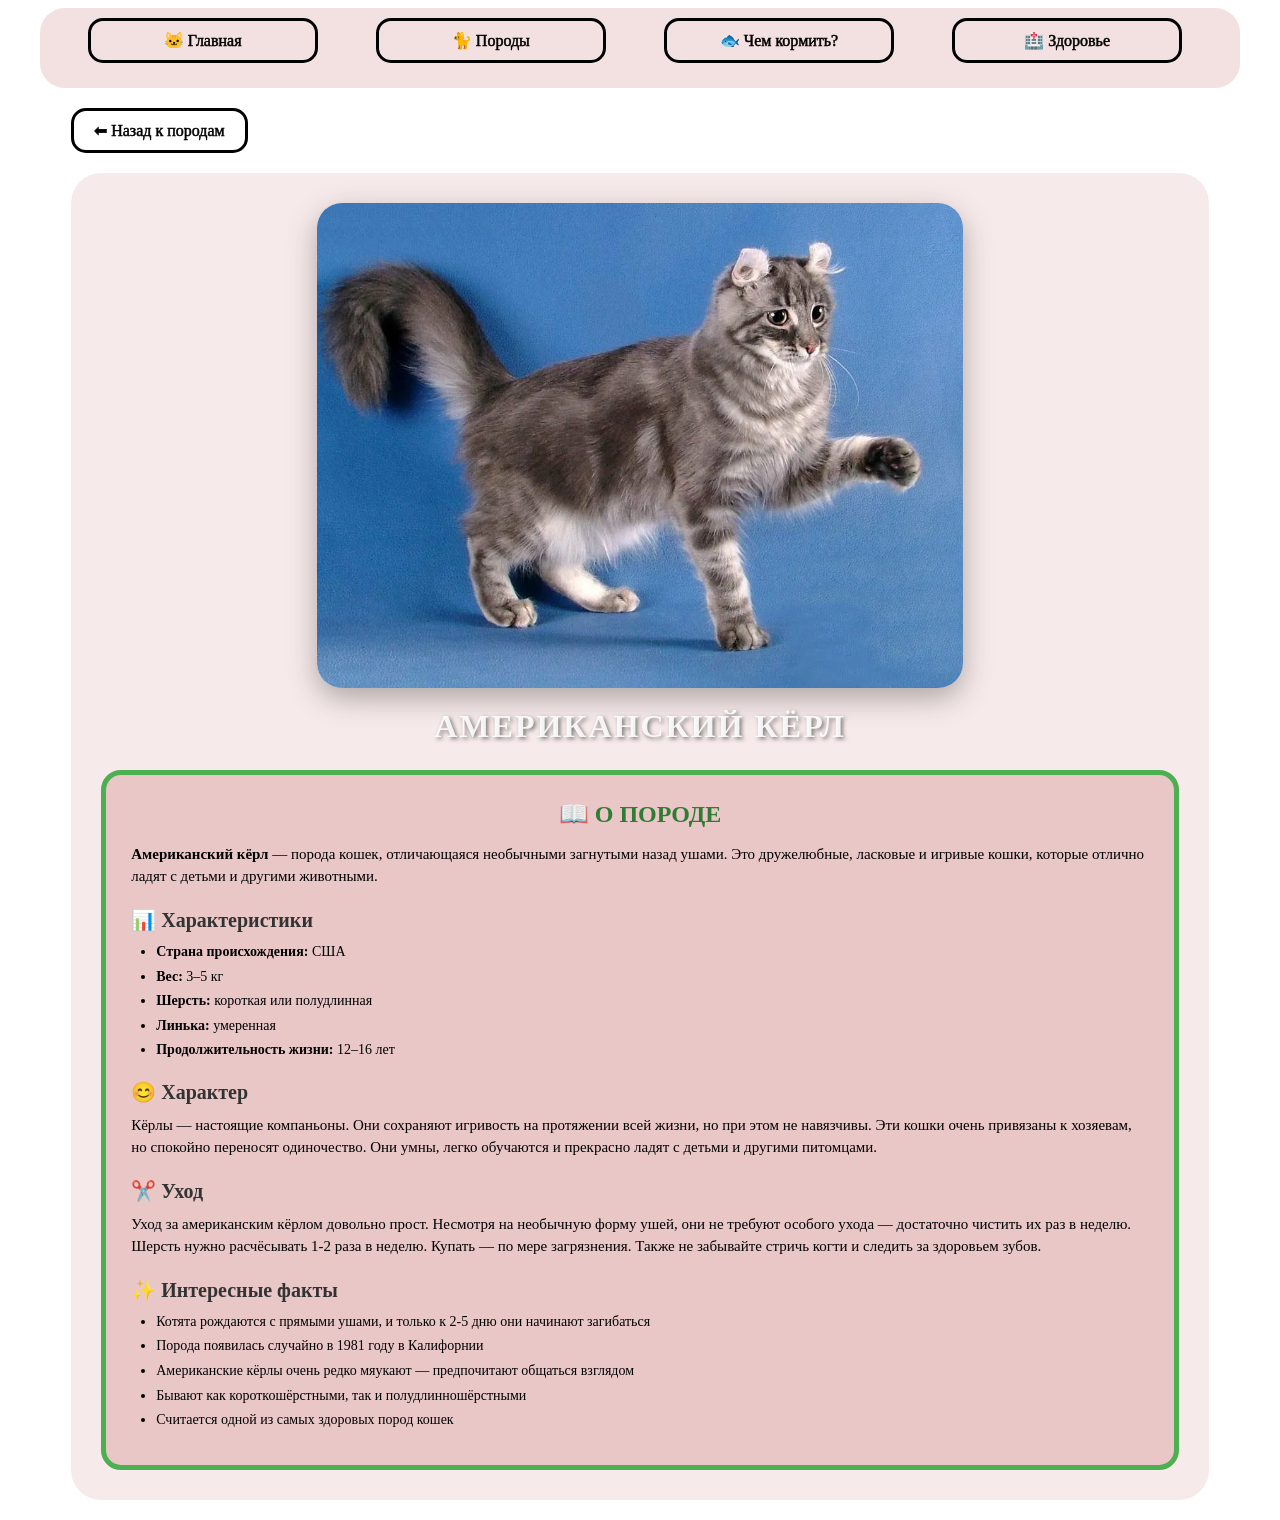
<file: коты/amerikansky-kyorl.html>
<html>
<head>
    <link rel="stylesheet" href="../стили/kot.css">
</head>
<body>

    <div class="menu">
        <div class="button" onclick="window.location.href='../index.html';">🐱 Главная</div>
        <div class="button" onclick="window.location.href='../сайтики/Породы.html';">🐈 Породы</div>
        <div class="button" onclick="window.location.href='../сайтики/Питание.html';">🐟 Чем кормить?</div>
        <div class="button" onclick="window.location.href='../сайтики/Здоровье.html';">🏥 Здоровье</div>
    </div>

    <div class="video-background">
        <video autoplay muted loop id="myVideo">
            <source src="../Background2.mp4" type="video/mp4">
        </video>
    </div>

    <div class="back-button">
        <a href="../сайтики/Породы.html">⬅ Назад к породам</a>
    </div>

    <div class="container">
        <div class="photo">
            <img src="../img/АмериканскийКерл.jpg">
        </div>

        <div class="main">
            <h1>АМЕРИКАНСКИЙ КЁРЛ</h1>
        </div>

        <div class="opisanie">
            <h2>📖 О ПОРОДЕ</h2>
            <p><strong>Американский кёрл</strong> — порода кошек, отличающаяся необычными загнутыми назад ушами. Это дружелюбные, ласковые и игривые кошки, которые отлично ладят с детьми и другими животными.</p>
            
            <h3>📊 Характеристики</h3>
            <ul>
                <li><strong>Страна происхождения:</strong> США</li>
                <li><strong>Вес:</strong> 3–5 кг</li>
                <li><strong>Шерсть:</strong> короткая или полудлинная</li>
                <li><strong>Линька:</strong> умеренная</li>
                <li><strong>Продолжительность жизни:</strong> 12–16 лет</li>
            </ul>

            <h3>😊 Характер</h3>
            <p>Кёрлы — настоящие компаньоны. Они сохраняют игривость на протяжении всей жизни, но при этом не навязчивы. Эти кошки очень привязаны к хозяевам, но спокойно переносят одиночество. Они умны, легко обучаются и прекрасно ладят с детьми и другими питомцами.</p>

            <h3>✂️ Уход</h3>
            <p>Уход за американским кёрлом довольно прост. Несмотря на необычную форму ушей, они не требуют особого ухода — достаточно чистить их раз в неделю. Шерсть нужно расчёсывать 1-2 раза в неделю. Купать — по мере загрязнения. Также не забывайте стричь когти и следить за здоровьем зубов.</p>

            <h3>✨ Интересные факты</h3>
            <ul>
                <li>Котята рождаются с прямыми ушами, и только к 2-5 дню они начинают загибаться</li>
                <li>Порода появилась случайно в 1981 году в Калифорнии</li>
                <li>Американские кёрлы очень редко мяукают — предпочитают общаться взглядом</li>
                <li>Бывают как короткошёрстными, так и полудлинношёрстными</li>
                <li>Считается одной из самых здоровых пород кошек</li>
            </ul>
        </div>
    </div>

</body>
</html>
</file>
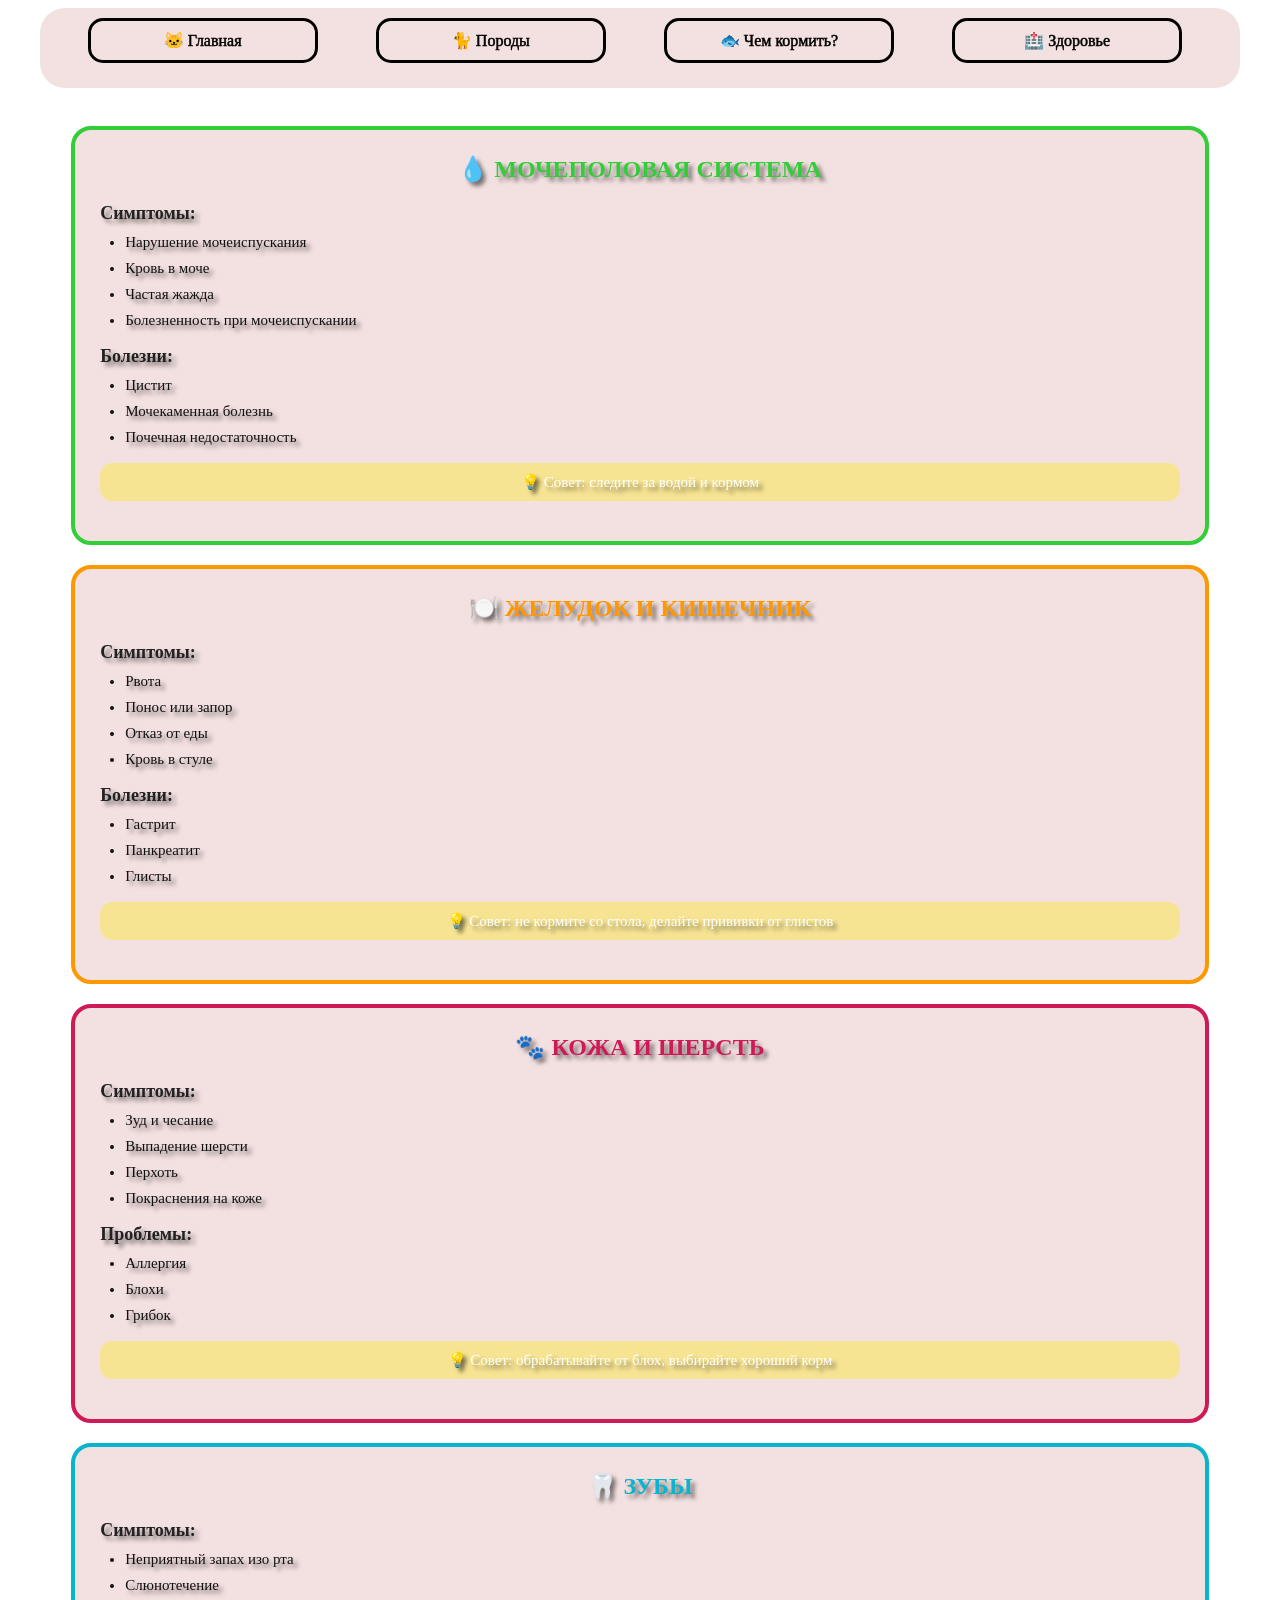
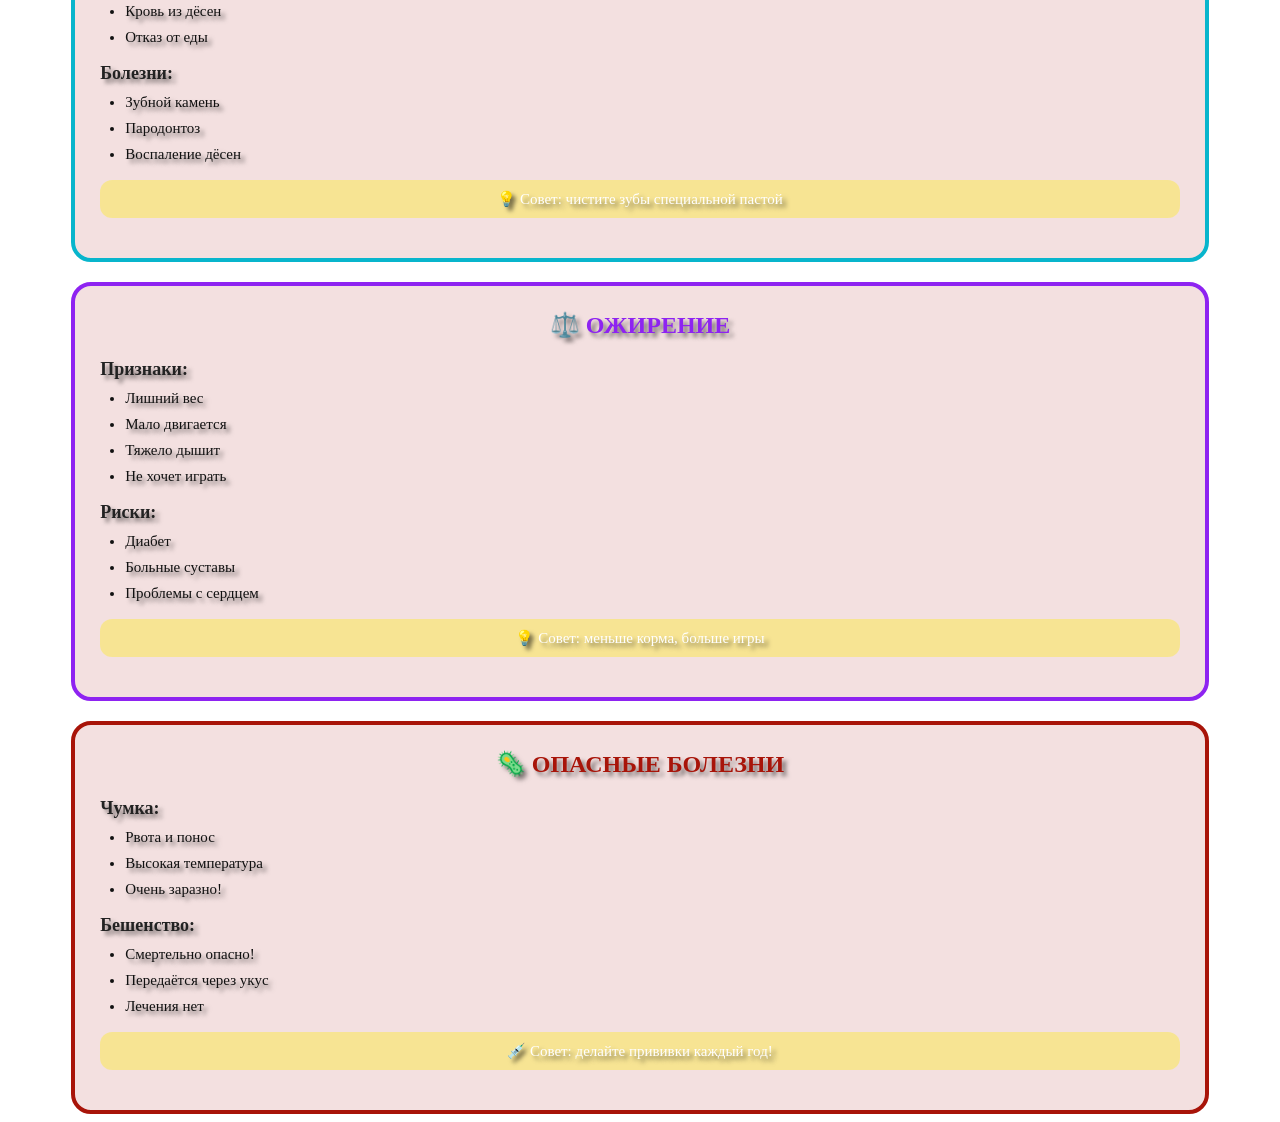
<file: сайтики/Здоровье.html>
<html>
<head>
    <link rel="stylesheet" href="../стили/zdorovie.css">
</head>
<body>

    <div class="menu">
        <div class="button" onclick="window.location.href='../index.html';">
            🐱 Главная
        </div>
        <div class="button" onclick="window.location.href='Породы.html';">
            🐈 Породы
        </div>
        <div class="button" onclick="window.location.href='Питание.html';">
            🐟 Чем кормить?
        </div>
        <div class="button">
            🏥 Здоровье
        </div>
    </div>

    <div class="video-background">
        <video autoplay muted loop id="myVideo">
            <source src="../Background2.mp4" type="video/mp4">
        </video>
    </div>

    <div class="container">
        
        <div class="block" id="block1">
            <h2>💧 МОЧЕПОЛОВАЯ СИСТЕМА</h2>
            <div class="simptomy">
                <h3>Симптомы:</h3>
                <ul>
                    <li>Нарушение мочеиспускания</li>
                    <li>Кровь в моче</li>
                    <li>Частая жажда</li>
                    <li>Болезненность при мочеиспускании</li>
                </ul>
            </div>
            <div class="bolezni">
                <h3>Болезни:</h3>
                <ul>
                    <li>Цистит</li>
                    <li>Мочекаменная болезнь</li>
                    <li>Почечная недостаточность</li>
                </ul>
            </div>
            <p class="tip">💡 Совет: следите за водой и кормом</p>
        </div>

        <div class="block" id="block2">
            <h2>🍽️ ЖЕЛУДОК И КИШЕЧНИК</h2>
            <div class="simptomy">
                <h3>Симптомы:</h3>
                <ul>
                    <li>Рвота</li>
                    <li>Понос или запор</li>
                    <li>Отказ от еды</li>
                    <li>Кровь в стуле</li>
                </ul>
            </div>
            <div class="bolezni">
                <h3>Болезни:</h3>
                <ul>
                    <li>Гастрит</li>
                    <li>Панкреатит</li>
                    <li>Глисты</li>
                </ul>
            </div>
            <p class="tip">💡 Совет: не кормите со стола, делайте прививки от глистов</p>
        </div>

        <div class="block" id="block3">
            <h2>🐾 КОЖА И ШЕРСТЬ</h2>
            <div class="simptomy">
                <h3>Симптомы:</h3>
                <ul>
                    <li>Зуд и чесание</li>
                    <li>Выпадение шерсти</li>
                    <li>Перхоть</li>
                    <li>Покраснения на коже</li>
                </ul>
            </div>
            <div class="bolezni">
                <h3>Проблемы:</h3>
                <ul>
                    <li>Аллергия</li>
                    <li>Блохи</li>
                    <li>Грибок</li>
                </ul>
            </div>
            <p class="tip">💡 Совет: обрабатывайте от блох, выбирайте хороший корм</p>
        </div>

        <div class="block" id="block4">
            <h2>🦷 ЗУБЫ</h2>
            <div class="simptomy">
                <h3>Симптомы:</h3>
                <ul>
                    <li>Неприятный запах изо рта</li>
                    <li>Слюнотечение</li>
                    <li>Кровь из дёсен</li>
                    <li>Отказ от еды</li>
                </ul>
            </div>
            <div class="bolezni">
                <h3>Болезни:</h3>
                <ul>
                    <li>Зубной камень</li>
                    <li>Пародонтоз</li>
                    <li>Воспаление дёсен</li>
                </ul>
            </div>
            <p class="tip">💡 Совет: чистите зубы специальной пастой</p>
        </div>

        <div class="block" id="block5">
            <h2>⚖️ ОЖИРЕНИЕ</h2>
            <div class="simptomy">
                <h3>Признаки:</h3>
                <ul>
                    <li>Лишний вес</li>
                    <li>Мало двигается</li>
                    <li>Тяжело дышит</li>
                    <li>Не хочет играть</li>
                </ul>
            </div>
            <div class="bolezni">
                <h3>Риски:</h3>
                <ul>
                    <li>Диабет</li>
                    <li>Больные суставы</li>
                    <li>Проблемы с сердцем</li>
                </ul>
            </div>
            <p class="tip">💡 Совет: меньше корма, больше игры</p>
        </div>

        <div class="block" id="block6">
            <h2>🦠 ОПАСНЫЕ БОЛЕЗНИ</h2>
            <div class="simptomy">
                <h3>Чумка:</h3>
                <ul>
                    <li>Рвота и понос</li>
                    <li>Высокая температура</li>
                    <li>Очень заразно!</li>
                </ul>
            </div>
            <div class="bolezni">
                <h3>Бешенство:</h3>
                <ul>
                    <li>Смертельно опасно!</li>
                    <li>Передаётся через укус</li>
                    <li>Лечения нет</li>
                </ul>
            </div>
            <p class="tip">💉 Совет: делайте прививки каждый год!</p>
        </div>

    </div>

</body>
</html>
</file>
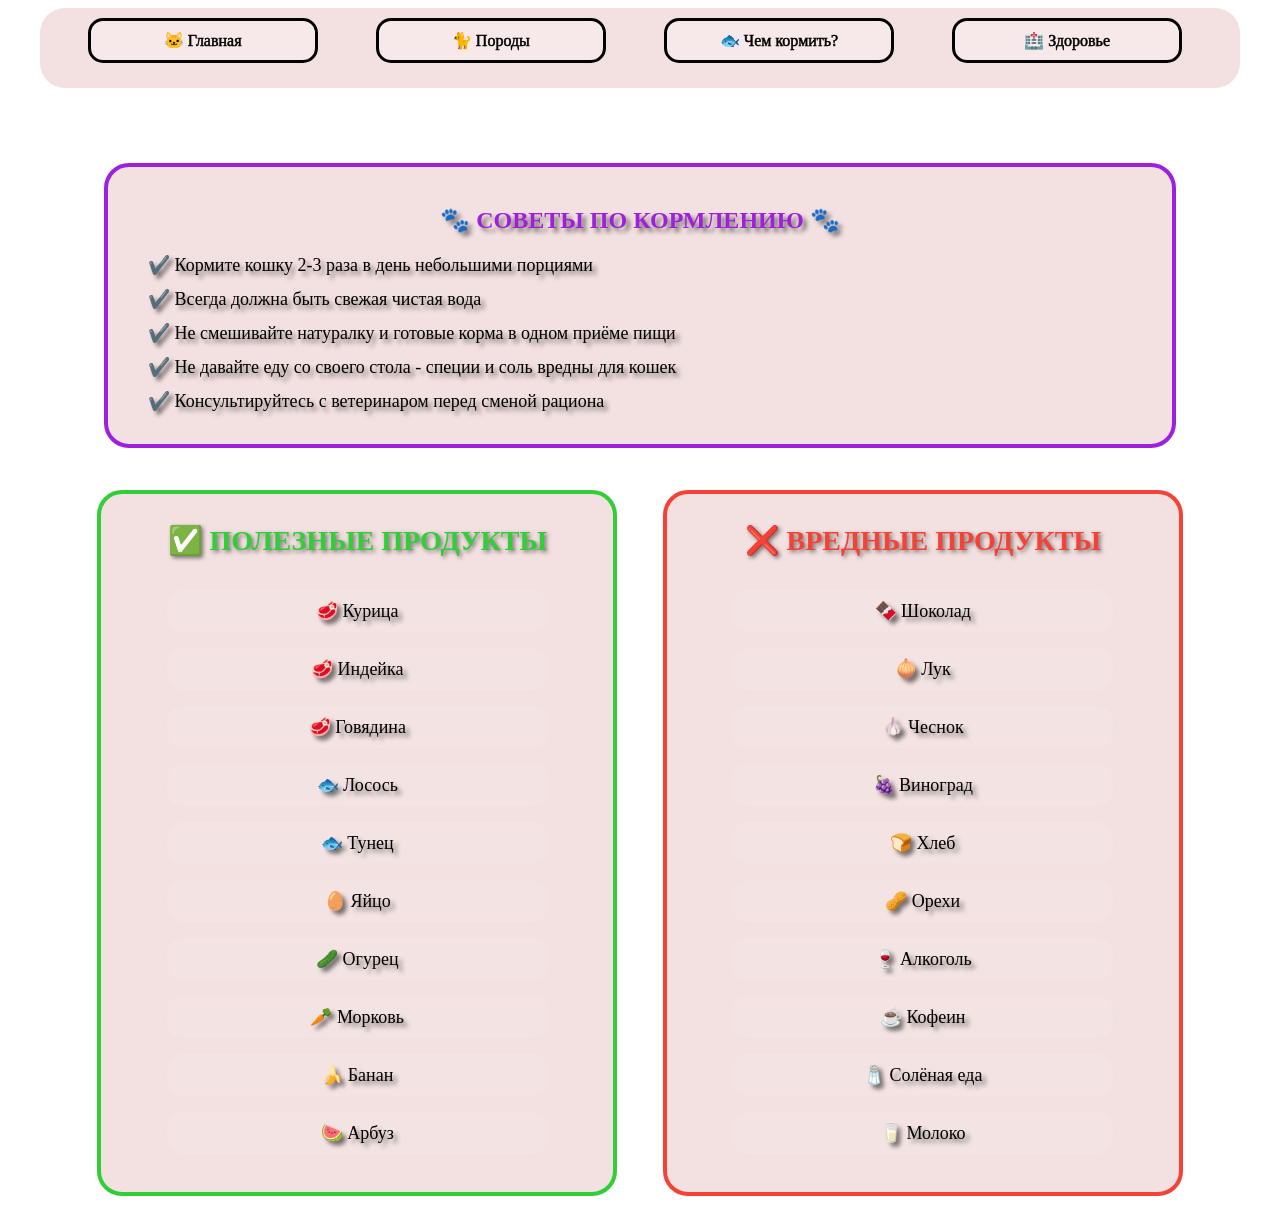
<file: сайтики/Питание.html>
<html>
<head>
    <link rel="stylesheet" href="../стили/pitanie.css">
</head>
<body>

    <div class="menu">
        <div class="button" onclick="window.location.href='../index.html';">
            🐱 Главная
        </div>
        <div class="button" onclick="window.location.href='Породы.html';">
            🐈 Породы
        </div>
        <div class="button">
            🐟 Чем кормить?
        </div>
        <div class="button" onclick="window.location.href='Здоровье.html';">
            🏥 Здоровье
        </div>
    </div>

    <div class="video-background">
        <video autoplay muted loop id="myVideo">
            <source src="../Background2.mp4" type="video/mp4">
        </video>
    </div>

    <div class="container">
        

        <div class="rec-block">
            <div class="rec-content">
                <h2 id="f">🐾 СОВЕТЫ ПО КОРМЛЕНИЮ 🐾</h2>
                <p>✔️ Кормите кошку 2-3 раза в день небольшими порциями</p>
                <p>✔️ Всегда должна быть свежая чистая вода</p>
                <p>✔️ Не смешивайте натуралку и готовые корма в одном приёме пищи</p>
                <p>✔️ Не давайте еду со своего стола - специи и соль вредны для кошек</p>
                <p>✔️ Консультируйтесь с ветеринаром перед сменой рациона</p>
            </div>
        </div>

        <div class="block g">
            <div class="content g">
                <h2 id="g">✅ ПОЛЕЗНЫЕ ПРОДУКТЫ</h2>
                <div class="list">
                    <p>🥩 Курица</p>
                    <p>🥩 Индейка</p>
                    <p>🥩 Говядина</p>
                    <p>🐟 Лосось</p>
                    <p>🐟 Тунец</p>
                    <p>🥚 Яйцо</p>
                    <p>🥒 Огурец</p>
                    <p>🥕 Морковь</p>
                    <p>🍌 Банан</p>
                    <p>🍉 Арбуз</p>
                </div>
            </div>
        </div>

        <div class="block b">
            <div class="content b">
                <h2 id="r">❌ ВРЕДНЫЕ ПРОДУКТЫ</h2>
                <div class="list">
                    <p>🍫 Шоколад</p>
                    <p>🧅 Лук</p>
                    <p>🧄 Чеснок</p>
                    <p>🍇 Виноград</p>
                    <p>🍞 Хлеб</p>
                    <p>🥜 Орехи</p>
                    <p>🍷 Алкоголь</p>
                    <p>☕ Кофеин</p>
                    <p>🧂 Солёная еда</p>
                    <p>🥛 Молоко</p>
                </div>
            </div>
        </div>

    </div>

</body>
</html>
</file>
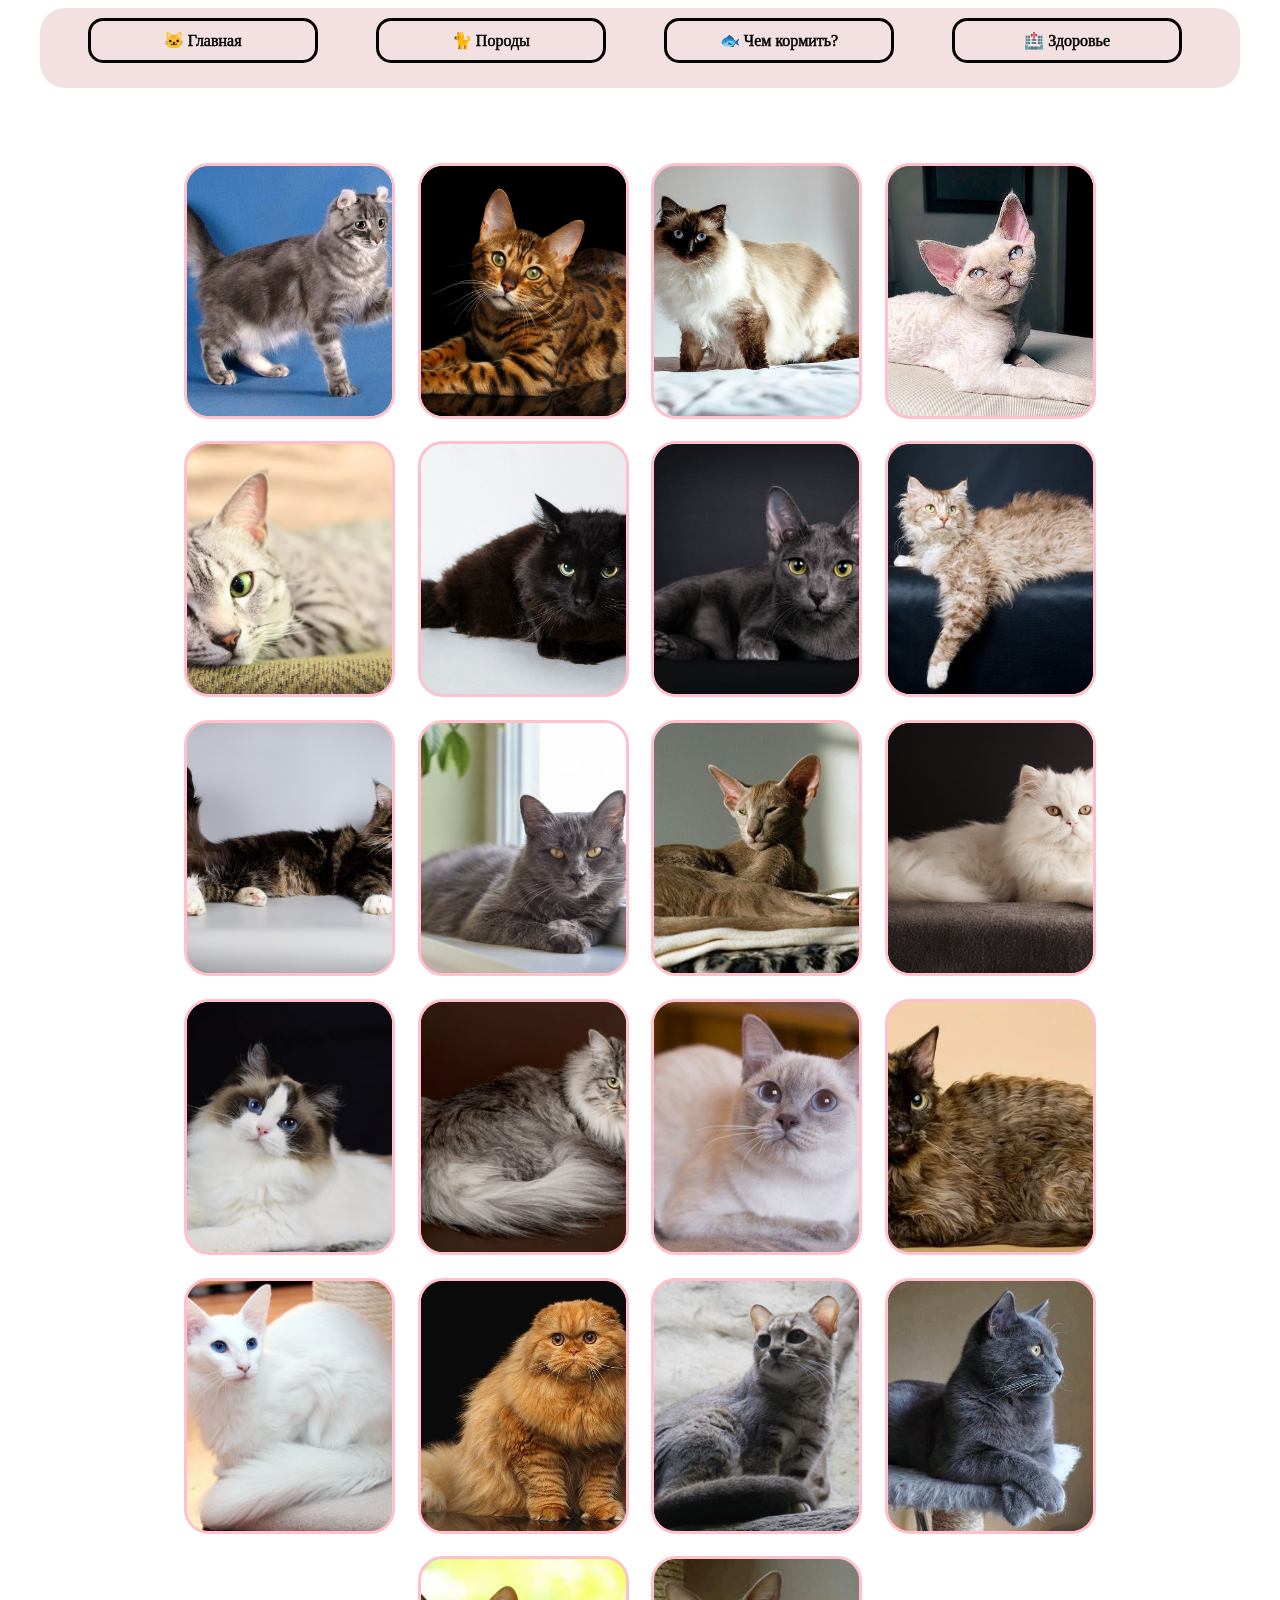
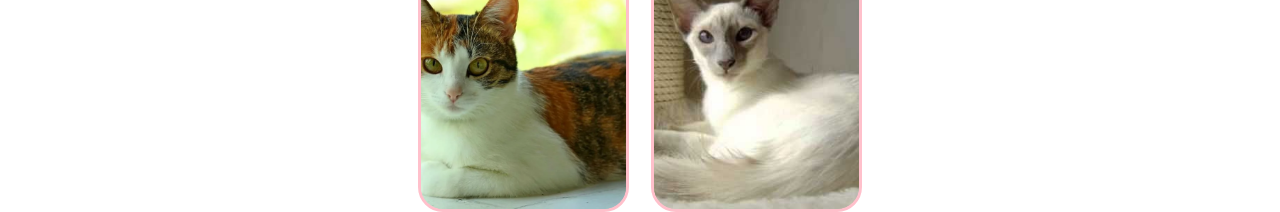
<file: сайтики/Породы.html>
<html>
<head>
    <link rel="stylesheet" href="../стили/poroda.css">
</head>
<body>

    <div class="menu">

        <div class="button" onclick="window.location.href='../index.html';">
            🐱 Главная
        </div>

        <div class="button">
            🐈 Породы
        </div>

        <div class="button" onclick="window.location.href='Питание.html';">
            🐟 Чем кормить?
        </div>

        <div class="button" onclick="window.location.href='Здоровье.html';">
            🏥 Здоровье
        </div>
    </div>

    <div class="video-background">
        <video autoplay muted loop id="myVideo">
            <source src="../Background2.mp4" type="video/mp4">
        </video>
    </div>

    <div class="container">
        
        <div class="box а">
            <a href="../коты/amerikansky-kyorl.html">
            <div class="box-content">
                <h3>Американский кёрл</h3>
            </div>
            </a>
        </div>

        <div class="box б">
            <a href="../коты/bengalskaya.html">
            <div class="box-content">
                <h3>Бенгальская</h3>
            </div>
            </a>
        </div>

        <div class="box г">
            <a href="../коты/gimalayskaya.html">
            <div class="box-content">
                <h3>Гималайская</h3>
            </div>
            </a>
        </div>

        <div class="box д">
            <a href="../коты/devon-reks.html">
            <div class="box-content">
                <h3>Девон рекс</h3>
            </div>
            </a>
        </div>

        <div class="box е">
            <a href="../коты/egipetskaya-mau.html">
            <div class="box-content">
                <h3>Египетская мау</h3>
            </div>
            </a>
        </div>

        <div class="box й">
            <a href="../коты/york.html">
            <div class="box-content">
                <h3>Йорк</h3>
            </div>
            </a>
        </div>

        <div class="box к">
            <a href="../коты/korat.html">
            <div class="box-content">
                <h3>Корат</h3>
            </div>
            </a>
        </div>

        <div class="box л">
            <a href="../коты/laperm.html">
            <div class="box-content">
                <h3>Лаперм</h3>
            </div>
            </a>
        </div>

        <div class="box м">
            <a href="../коты/maine-kun.html">
            <div class="box-content">
                <h3>Мейн-кун</h3>
            </div>
            </a>
        </div>

        <div class="box н">
            <a href="../коты/nibelung.html">
            <div class="box-content">
                <h3>Нибелунг</h3>
            </div>
            </a>
        </div>
        
        <div class="box о">
            <a href="../коты/orientalnaya.html">
            <div class="box-content">
                <h3>Ориентальная</h3>
            </div>
            </a>
        </div>

        <div class="box п">
            <a href="../коты/persidskaya.html">
            <div class="box-content">
                <h3>Персидская</h3>
            </div>
            </a>
        </div>

        <div class="box р">
            <a href="../коты/regdoll.html">
            <div class="box-content">
                <h3>Рэгдолл</h3>
            </div>
            </a>
        </div>

        <div class="box с">
            <a href="../коты/sibirskaya.html">
            <div class="box-content">
                <h3>Сибирская</h3>
            </div>
            </a>
        </div>

        <div class="box т">
            <a href="../коты/thayskaya.html">
            <div class="box-content">
                <h3>Тайская</h3>
            </div>
            </a>
        </div>

        <div class="box у">
            <a href="../коты/uralsky-reks.html">
            <div class="box-content">
                <h3>Уральский Рекс</h3>
            </div>
            </a>
        </div>

        <div class="box ф">
            <a href="../коты/forin-vayt.html">
            <div class="box-content">
                <h3>ФоринВайт</h3>
            </div>
            </a>
        </div>

        <div class="box х">
            <a href="../коты/hayland-fold.html">
            <div class="box-content">
                <h3>ХайленФолд</h3>
            </div>
            </a>
        </div>

        <div class="box ц">
            <a href="../коты/ceylonskaya.html">
            <div class="box-content">
                <h3>Цейлонская</h3>
            </div>
            </a>
        </div>

        <div class="box ш">
            <a href="../коты/shartrez.html">
            <div class="box-content">
                <h3>Шартрез</h3>
            </div>
            </a>
        </div>

        <div class="box э">
            <a href="../коты/egeyskaya.html">
            <div class="box-content">
                <h3>Эгейская</h3>
            </div>
            </a>
        </div>

        <div class="box я">
            <a href="../коты/yavanez.html">
            <div class="box-content">
                <h3>Яванез</h3>
            </div>
            </a>
        </div>

    </div>

</body>
</file>
<file: стили/kot.css>
body{
    font-family: Comic Sans Ms;
    color: black;
}
::selection {
    background: #72727271;
}
.menu{
    width: 95%;
    height: 80px;
    margin: auto;
    border-radius: 25px;
    background: rgba(228, 185, 185, 0.445);
}
.button{
    width:17%;
    height:auto;
    color:black;
    margin:10px;
    padding:10px;
    float:left;
    transition:all 1.4s;
    cursor:pointer;
    text-align: center;
    border:3px solid black;
    border-radius:15px;
    margin-left: 4%;
    -webkit-text-stroke-width: 0.5px;
}
.button:hover{
    background:white;
    color:black;
}
.video-background {
    position: fixed;
    right: 0;
    bottom: 0;
    min-width: 100%;
    min-height: 100%;
    width: auto;
    height: auto;
    z-index: -1000;
    overflow: hidden;
}
#myVideo {
    position: absolute;
    top: 50%;
    left: 50%;
    min-width: 100%;
    min-height: 100%;
    width: auto;
    height: auto;
    z-index: -1000;
    transform: translateX(-50%) translateY(-50%);
}

.back-button {
    width: 90%;
    margin: 20px auto 0 auto;
}
.back-button a {
    display: inline-block;
    padding: 10px 20px;
    color: black;
    -webkit-text-stroke-width: 0.5px;
    text-decoration: none;
    transition:all 1.4s;
    border:3px solid black;
    border-radius:15px;
}
.back-button a:hover {
    background:white;
    color:black;
}

.container {
    width: 90%;
    margin: 20px auto;
    background: rgba(228, 185, 185, 0.3);
    backdrop-filter: blur(4px);
    border-radius: 30px;
    padding: 30px;
    box-sizing: border-box;
}

.photo {
    width: 60%;
    margin: 0 auto 20px auto;
    border-radius: 25px;
    overflow: hidden;
    box-shadow: 0 10px 30px rgba(0,0,0,0.3);
}

.photo img {
    width: 100%;
    height: auto;
    display: block;
}

.main {
    text-align: center;
    margin-bottom: 25px;
}

.main h1 {
    font-size: 32px;
    font-weight: bold;
    color: rgba(255, 255, 255, 0.9);
    text-shadow: 2px 2px 4px rgba(0,0,0,0.5);
    letter-spacing: 2px;
    margin: 0;
}

.opisanie {
    background: rgba(228, 185, 185, 0.6);
    backdrop-filter: blur(4px);
    border-radius: 20px;
    padding: 25px;
    border: 5px solid #4CAF50;
	cursor:pointer;
    transition: 0.3s;
}
.opisanie:hover {
    transform: scale(1.01);
    background: rgba(228, 185, 185, 0.7);
}

.opisanie h2 {
    margin: 0 0 15px 0;
    font-size: 24px;
    color: #2e7d32;
    text-align: center;
}

.opisanie h3 {
    margin: 20px 0 10px 0;
    font-size: 20px;
    color: #333;
}

.opisanie p {
    margin: 10px 0;
    font-size: 15px;
    line-height: 1.5;
    font-weight: 500;
}

.opisanie ul {
    margin: 10px 0;
    padding-left: 25px;
}

.opisanie li {
    margin: 5px 0;
    font-size: 14px;
    line-height: 1.4;
}

@media screen and (max-width: 1080px) and (min-width: 769px) {
    .photo {
        width: 70%;
    }
    .main h1 {
        font-size: 28px;
    }
}
</file>
<file: стили/zdorovie.css>
body{
    font-family: Comic Sans Ms;
    color: black;
}
::selection {
    background: #72727271;
}
.menu{
    width: 95%;
    height: 80px;
    margin: auto;
    border-radius: 25px;
    background: rgba(228, 185, 185, 0.445);
}
.button{
    width:17%;
    height:auto;
    color:black;
    margin:10px;
    padding:10px;
    float:left;
    transition:all 1.4s;
    cursor:pointer;
    text-align: center;
    border:3px solid black;
    border-radius:15px;
    margin-left: 4%;
    -webkit-text-stroke-width: 0.5px;
}
.button:hover{
    background:white;
    color:black;
}
.video-background {
    position: fixed;
    right: 0;
    bottom: 0;
    min-width: 100%;
    min-height: 100%;
    width: auto;
    height: auto;
    z-index: -1000;
    overflow: hidden;
}
#myVideo {
    position: absolute;
    top: 50%;
    left: 50%;
    min-width: 100%;
    min-height: 100%;
    width: auto;
    height: auto;
    z-index: -1000;
    transform: translateX(-50%) translateY(-50%);
}
.container {
    width: 90%;
    margin: auto;
    margin-top: 3%;
    display: flex;
    flex-wrap: wrap;
    justify-content: center;
    gap: 20px;
}

.block {
    width: 100%;
    background: rgba(228, 185, 185, 0.445);
    backdrop-filter: blur(4px);
    border-radius: 20px;
    padding: 25px;
    color: black;
	cursor:pointer;
    transition: 0.3s;
    border-left: 6px solid;
    box-sizing: border-box;
    text-shadow: 4px 4px 4px rgba(0,0,0,0.5);
}

.block:hover {
    transform: scale(1.01);
    background: rgba(228, 185, 185, 0.7);
}

.block h2 {
    margin: 0 0 20px 0;
    font-size: 24px;
    text-align: center;
    font-weight: bold;
}

.block h3 {
    margin: 10px 0 8px 0;
    font-size: 18px;
    color: #222;
    font-weight: bold;
}

.block ul {
    margin: 0 0 15px 0;
    padding-left: 25px;
}

.block li {
    margin: 5px 0;
    font-size: 15px;
    line-height: 1.4;
    color: #111;
    font-weight: 500;
}

.tip {
    background: rgba(255, 238, 0, 0.342);
    padding: 10px;
    border-radius: 12px;
    text-align: center;
    margin-top: 15px;
    font-size: 15px;
    color: white;
}

#block1 h2 {
    color: #32ce37;
}
#block2 h2 {
    color: #fd9800;
}
#block3 h2 {
    color: #cf1a57;
}
#block4 h2 {
    color: #08b5cc;
}
#block5 h2 {
    color: #8e23f1;
}
#block6 h2 {
    color: #a81409;
}

#block1 {
    border: 4px solid #32ce37;
}
#block2 {
    border: 4px solid #fd9800
}
#block3 {
    border: 4px solid #cf1a57;
}
#block4 {
    border: 4px solid #08b5cc;;
}
#block5 {
    border: 4px solid #8e23f1;
}
#block6 {
    border: 4px solid #a81409;
}

@media screen and (max-width: 1080px) {
    .container {
        margin-top: 12%;
        width: 95%;
    }
    .block {
        padding: 20px;
    }
    .block h2 {
        font-size: 22px;
    }
}
</file>
<file: стили/pitanie.css>
body{
    font-family: Comic Sans Ms;
    color: black;
}
::selection {
    background: #72727271;
}
.menu{
    width: 95%;
    height: 80px;
    margin: auto;
    border-radius: 25px;
    background: rgba(228, 185, 185, 0.445);
}
.button{
    width:17%;
    height:auto;
    color:black;
    margin:10px;
    padding:10px;
    float:left;
    transition:all 1.4s;
    cursor:pointer;
    text-align: center;
    border:3px solid black;
    border-radius:15px;
    margin-left: 4%;
    -webkit-text-stroke-width: 0.5px;
    background: rgba(255, 255, 255, 0.3);
}
.button:hover{
    background:white;
    color:black;
}
.video-background {
    position: fixed;
    right: 0;
    bottom: 0;
    min-width: 100%;
    min-height: 100%;
    width: auto;
    height: auto;
    z-index: -1000;
    overflow: hidden;
}
#myVideo {
    position: absolute;
    top: 50%;
    left: 50%;
    min-width: 100%;
    min-height: 100%;
    width: auto;
    height: auto;
    z-index: -1000;
    transform: translateX(-50%) translateY(-50%);
}
.container {
    width: 90%;
    margin: auto;
    margin-top: 5%;
    display: flex;
    flex-wrap: wrap;
    justify-content: center;
    gap: 2%;
}

.rec-block {
    width: 90%;
    background: rgba(228, 185, 185, 0.445);
    border-radius: 25px;
    margin: 1%;
    margin-bottom: 30px;
    padding: 20px;
	cursor:pointer;
    transition: all 0.3s ease;
    border: 4px solid #9f20da;
    text-align: center;
    color: black;
    text-shadow: 4px 4px 4px rgba(0,0,0,0.5);
}

.rec-content p {
    font-size: 18px;
    margin: 12px 0;
    text-align: left;
    padding-left: 20px;
}
.rec-block:hover {
    transform: scale(1.01);
    background: rgba(228, 185, 185, 0.7);
}

@media screen and (max-width: 1080px) {
   .container {
      margin-top: 15%;
   }
}

.block {
    width: 45%;
    min-height: 500px;
    background: rgba(228, 185, 185, 0.445);
    margin: 1%;
	cursor:pointer;
    border-radius: 25px;
    transition: all 0.3s ease;
    overflow: hidden;
    position: relative;
    text-shadow: 4px 4px 4px rgba(0,0,0,0.5);
}

.block.g {
    border: 4px solid #32ce37;
}

.block.b {
    border: 4px solid #f44336;
}

.content {
    padding: 30px;
    color: black;
    text-align: center;
    width: 100%;
    box-sizing: border-box;
}

.block h2 {
    margin: 0 0 25px 0;
    font-size: 28px;
    text-align: center;
    text-shadow: 2px 2px 4px rgba(0,0,0,0.5);
}

.block:hover {
    transform: scale(1.01);
    background: rgba(228, 185, 185, 0.7);
}

.list {
    text-align: center;
    display: flex;
    flex-direction: column;
    align-items: center;

}

.list p {
    width: 80%;
    margin: 8px 0;
    font-size: 18px;
    padding: 10px;
    background: rgba(255, 255, 255, 0.1);
    border-radius: 15px;
    transition: all 0.3s ease;
}

#f{
    color: #9f20da;
}
#g{
    color: #32ce37;
}
#r{
    color: #f44336;
}

@media screen and (max-width: 1080px) {
   .block {
    width: 80%;
    margin-bottom: 20px;
   }
   
   .block h2 {
       font-size: 22px;
   }
   
   .product-list p {
       font-size: 16px;
       width: 90%;
   }
}
</file>
<file: стили/poroda.css>
body{
    font-family: Comic Sans Ms;
    color: black;
}
::selection {
background: #72727271;
}
.menu{
    width: 95%;
    height: 80px;
    margin: auto;
    border-radius: 25px;
    background: rgba(228, 185, 185, 0.445);
}
.button{
	width:17%;
	height:auto;
	color:black;
	margin:10px;
	padding:10px;
	float:left;
	transition:all 1.4s;
	cursor:pointer;
    text-align: center;
	border:3px solid black;
	border-radius:15px;
    margin-left: 4%;
    -webkit-text-stroke-width: 0.5px;
}
.button:hover{
	background:white;
	color:black;
}
.video-background {
    position: fixed;
    right: 0;
    bottom: 0;
    min-width: 100%;
    min-height: 100%;
    width: auto;
    height: auto;
    z-index: -1000;
    overflow: hidden;
}
#myVideo {
    position: absolute;
    top: 50%;
    left: 50%;
    min-width: 100%;
    min-height: 100%;
    width: auto;
    height: auto;
    z-index: -1000;
    transform: translateX(-50%) translateY(-50%);
}
.container {
    width: 90%;
    height: 80%;
    margin: auto;
    margin-top: 5%;
    display: flex;
    flex-wrap: wrap;
    justify-content: center;
}

@media screen and (max-width: 1080px) {
   .container {
      width: 90%;
      height: 80%;
      margin-top: 15%;
   }
}

.box {
    width: 18%;
    height: 250px;
    margin: 1%;
    border-radius: 25px;
    transition: all 0.3s ease;
    overflow: hidden;
    position: relative;
    cursor: pointer;
    background-size: cover;
    background-position: center;
    background-repeat: no-repeat;
    border: 3px solid pink;
    animation: borderPulse 2s ease-in-out infinite
}
@keyframes borderPulse {
    0% {
        border-color: #ff69b4;
        box-shadow: 0 0 5px #ff69b4;
    }
    50% {
        border-color: #ff1493;
        box-shadow: 0 0 15px #ff1493;
    }
    100% {
        border-color: #ff69b4;
        box-shadow: 0 0 5px #ff69b4;
    }
}

.box::before {
    content: '';
    position: absolute;
    top: 0;
    left: 0;
    width: 100%;
    height: 100%;
    background: inherit;
    background-size: cover;
    background-position: center;
    transition: all 0.3s ease;
    z-index: 0;
}

.box:hover::before {
    filter: blur(5px);
    transform: scale(1.1);
}

.box::after {
    content: '';
    position: absolute;
    top: 0;
    left: 0;
    width: 100%;
    height: 100%;
    background: rgba(0, 0, 0, 0);
    transition: all 0.3s ease;
    z-index: 1;
}

.box:hover::after {
    background: rgba(0, 0, 0, 0.6);
}

.box-content {
    padding: 20px;
    color: white;
    text-align: center;
    position: absolute;
    top: 50%;
    left: 50%;
    transform: translate(-50%, -50%) scale(0.8);
    width: 100%;
    opacity: 0;
    visibility: hidden;
    transition: all 0.3s ease;
    z-index: 2;
}

.box:hover .box-content {
    opacity: 1;
    visibility: visible;
    transform: translate(-50%, -50%) scale(1);
}

.box:hover {
    transform: scale(1.05);
    box-shadow: 0 5px 15px rgba(0,0,0,0.3);
}

.box-content h3 {
    margin: 0 0 10px 0;
    font-size: 18px;
    transform: translateY(10px);
    transition: transform 0.3s ease;
}

.box:hover {
    background: transparent;
}

@media screen and (max-width: 1080px) {
   .box {
    height: 200px;
   }
   
   .box-content h3 {
       font-size: 16px;
   }
}

.box.а{
    background-image: url("../img/АмериканскийКерл.jpg");
}
.box.б{
    background-image: url("../img/Бенгальская.jpg");
}
.box.г{
    background-image: url("../img/Гималайская.jpg");
}
.box.д{
    background-image: url("../img/ДевонРекс.jpg");
}
.box.е{
    background-image: url("../img/ЕгипетскаяМау.jpg");
}
.box.й{
    background-image: url("../img/Йорк.jpg");
}
.box.к{
    background-image: url("../img/Корат.jpg");
}
.box.л{
    background-image: url("../img/Лаперм.jpg");
}
.box.м{
    background-image: url("../img/МейнКун.jpg");
}
.box.н{
    background-image: url("../img/Нибелунг.jpg");
}
.box.о{
    background-image: url("../img/Ориентальная.jpg");
}
.box.п{
    background-image: url("../img/Персидская.jpg");
}
.box.р{
    background-image: url("../img/Рэгдолл.jpg");
}
.box.с{
    background-image: url("../img/Сибирская.jpg");
}
.box.т{
    background-image: url("../img/Тайская.jpg");
}
.box.у{
    background-image: url("../img/УральскийРекс.jpg");
}
.box.ф{
    background-image: url("../img/ФоринВайт.jpg");
}
.box.х{
    background-image: url("../img/ХайлендФолд.jpg");
}
.box.ц{
    background-image: url("../img/Цейлонская.jpg");
}
.box.ш{
    background-image: url("../img/Шартрез.jpg");
}
.box.э{
    background-image: url("../img/Эгейская.jpg");
}
.box.я{
    background-image: url("../img/Яванез.jpg");
}
</file>
